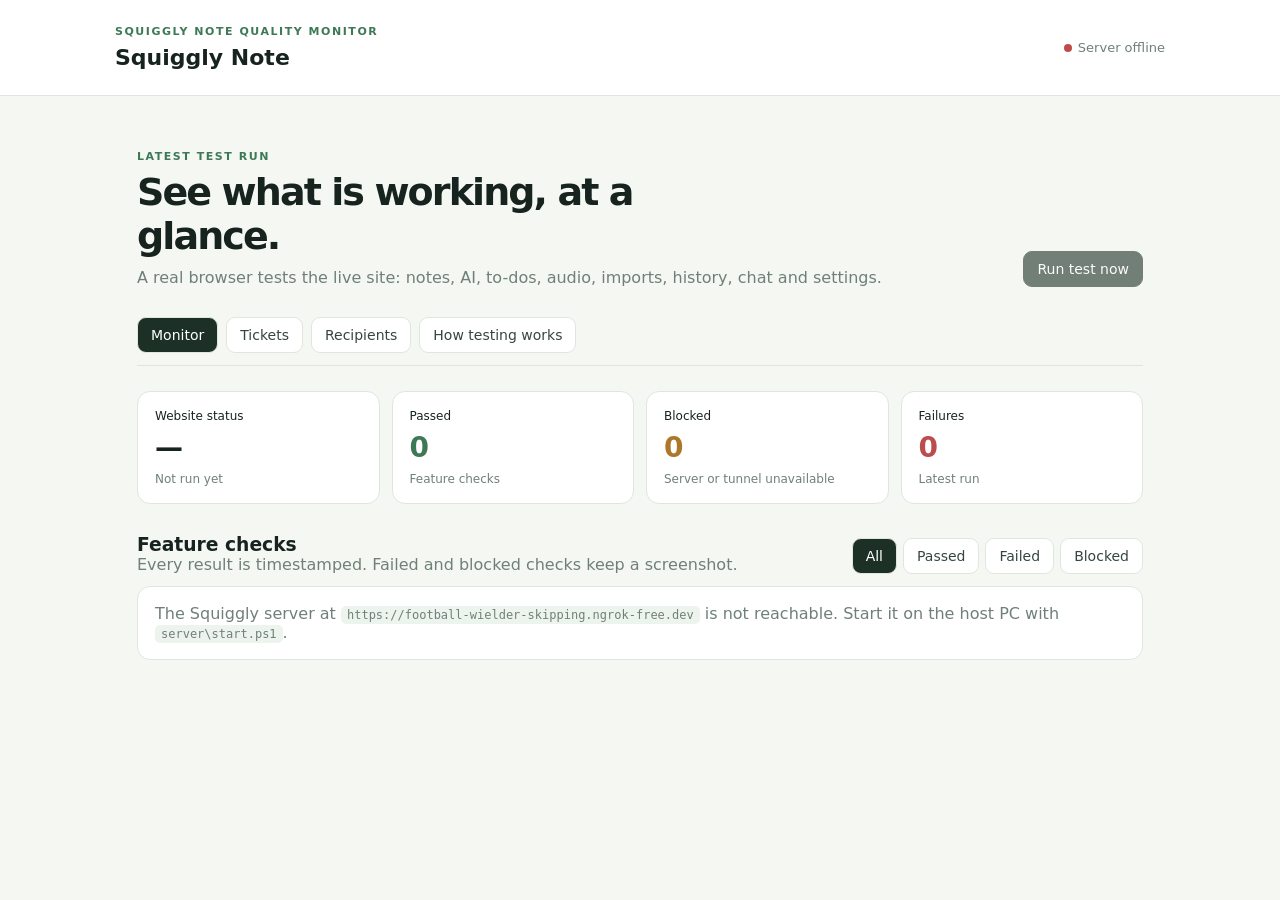
<file: index.html>
<!doctype html>
<html lang="en">
<head>
  <meta charset="utf-8">
  <meta name="viewport" content="width=device-width,initial-scale=1">
  <title>Squiggly Note Monitor</title>
  <link rel="stylesheet" href="style.css">
</head>
<body>
<header class="top">
  <div>
    <p class="eyebrow">SQUIGGLY NOTE QUALITY MONITOR</p>
    <h1>Squiggly Note</h1>
  </div>
  <span class="online" id="serverState"><i></i>Connecting…</span>
</header>

<main>
  <section class="hero">
    <div>
      <p class="eyebrow">LATEST TEST RUN</p>
      <h2>See what is working, at a glance.</h2>
      <p class="muted">A real browser tests the live site: notes, AI, to-dos, audio, imports, history, chat and settings.</p>
    </div>
    <button class="primary" id="runNow" disabled>Run test now</button>
  </section>

  <nav class="tabs">
    <button class="active" data-tab="monitor">Monitor</button>
    <button data-tab="tickets">Tickets</button>
    <button data-tab="settings">Recipients</button>
    <button data-tab="how">How testing works</button>
  </nav>

  <section id="monitor" class="panel">
    <div class="stats">
      <div class="card"><span>Website status</span><strong id="siteStatus">—</strong><small id="lastRun">Not run yet</small></div>
      <div class="card"><span>Passed</span><strong class="green" id="passed">0</strong><small>Feature checks</small></div>
      <div class="card"><span>Blocked</span><strong class="amber" id="blocked">0</strong><small>Server or tunnel unavailable</small></div>
      <div class="card"><span>Failures</span><strong class="red" id="failed">0</strong><small id="nextRun">Latest run</small></div>
    </div>
    <div class="section-head">
      <div>
        <h3>Feature checks</h3>
        <p class="muted">Every result is timestamped. Failed and blocked checks keep a screenshot.</p>
      </div>
      <div class="filters">
        <button class="active" data-filter="all">All</button>
        <button data-filter="PASS">Passed</button>
        <button data-filter="FAIL">Failed</button>
        <button data-filter="BLOCKED">Blocked</button>
      </div>
    </div>
    <div id="checks"></div>
  </section>

  <section id="tickets" class="panel hidden">
    <div class="section-head">
      <div>
        <h3>Community tickets</h3>
        <p class="muted">Anyone can submit a problem; anyone can mark it resolved. <a href="public-tickets.html" target="_blank" rel="noopener">Prefer GitHub Issues?</a></p>
      </div>
    </div>
    <form class="card form-row" id="ticketForm">
      <input id="ticketTitle" required minlength="3" maxlength="200" placeholder="What went wrong? (no passwords or API keys)">
      <input id="ticketBy" maxlength="60" placeholder="Your name (optional)">
      <button class="primary" type="submit">Submit ticket</button>
    </form>
    <div id="ticketList"></div>
  </section>

  <section id="settings" class="panel hidden">
    <div class="section-head">
      <div>
        <h3>Email recipients</h3>
        <p class="muted">These addresses get an email whenever a test run has failures. Click an address to remove it.</p>
      </div>
    </div>
    <form class="card form-row" id="keyForm" hidden>
      <input id="adminKey" type="password" autocomplete="off" required placeholder="Admin key (printed by the server when it starts)">
      <button class="primary" type="submit">Unlock</button>
    </form>
    <div id="recipientPanel" hidden>
      <form class="card form-row" id="emailForm">
        <input id="newEmail" type="email" required placeholder="name@gmail.com">
        <button class="primary" type="submit">Add email</button>
        <button type="button" id="testEmail">Send test email</button>
        <button type="button" id="lock">Lock</button>
      </form>
      <p class="muted" id="emailState"></p>
      <div class="card"><div class="recipient-list" id="recipients"></div></div>
    </div>
  </section>

  <section id="how" class="panel hidden">
    <h3>How testing works</h3>
    <p class="muted">Every two hours, or when you press Run test now, the Squiggly server opens the live site in a private headless Chrome window and uses it like a person would.</p>
    <div class="howgrid">
      <div class="howbox"><strong>01</strong><h4>Reachability</h4><p>Loads the site, confirms every file downloads and no script crashes.</p></div>
      <div class="howbox"><strong>02</strong><h4>Feature flows</h4><p>Creates, formats, imports, exports, restores and deletes notes, tasks, chats and recordings.</p></div>
      <div class="howbox"><strong>03</strong><h4>AI end to end</h4><p>Asks SquigglyBot, shortens text, reads aloud with Kokoro and transcribes a real spoken recording with Whisper.</p></div>
      <div class="howbox"><strong>04</strong><h4>Safety</h4><p>Uses a throwaway browser profile, so it never sees or changes anyone's real notes, and never enters secrets.</p></div>
    </div>
    <p class="muted server-line">Server: <code id="apiUrl"></code> · <button type="button" id="changeApi">Change</button></p>
  </section>
</main>

<dialog id="evidenceDialog">
  <div class="evidence-head"><strong id="evidenceTitle">Screenshot</strong><button type="button" id="closeEvidence">Close</button></div>
  <img id="evidenceImage" alt="Screenshot of the page when the check finished">
</dialog>
<div class="toast" id="toast"></div>
<script src="app.js"></script>
</body>
</html>
</file>
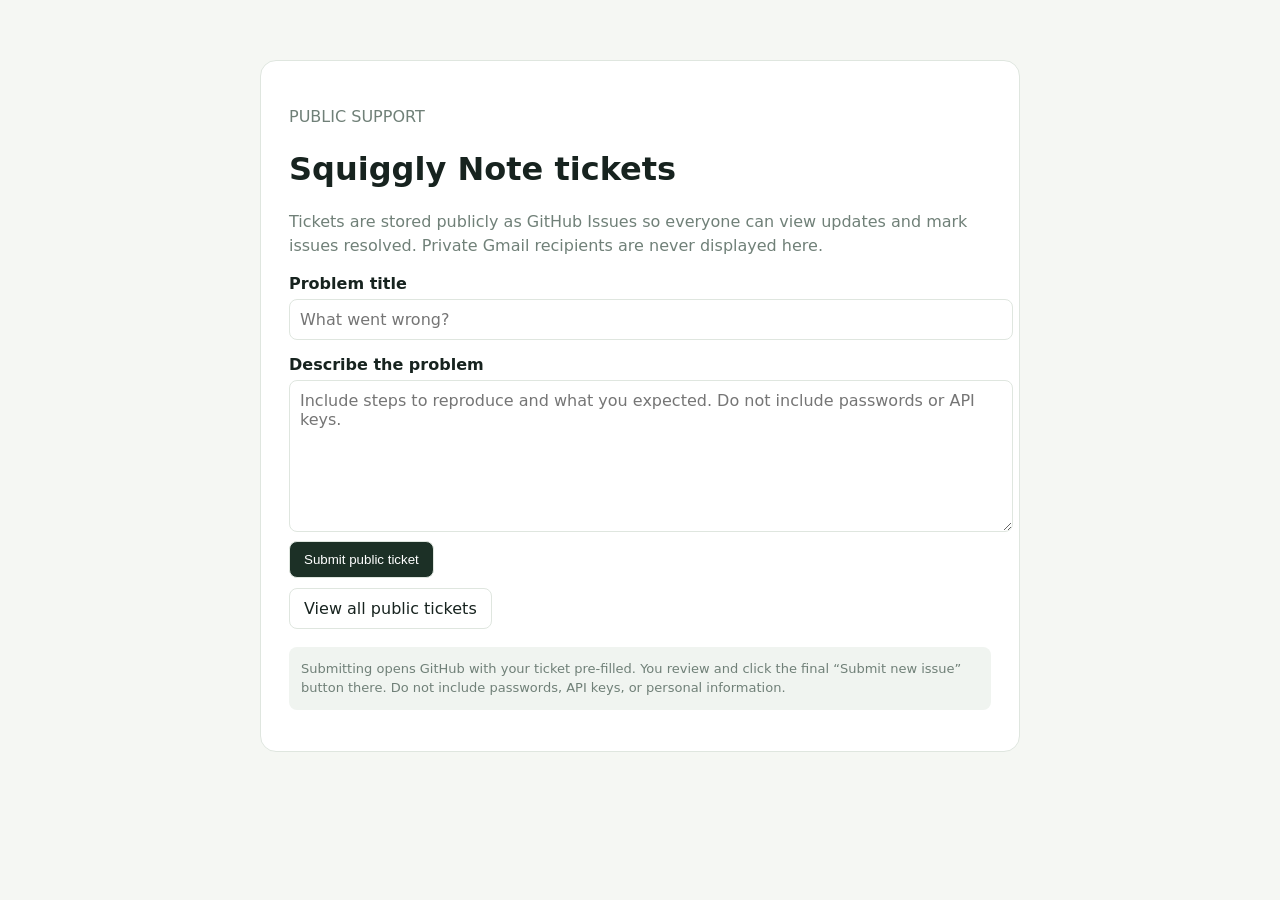
<file: public-tickets.html>
<!doctype html>
<html lang="en">
<meta charset="utf-8">
<meta name="viewport" content="width=device-width,initial-scale=1">
<title>Squiggly Note Public Tickets</title>
<style>
body{font:16px system-ui;max-width:760px;margin:60px auto;padding:0 20px;color:#17231f;background:#f5f7f3}main{background:#fff;padding:28px;border:1px solid #dfe6df;border-radius:16px}a,button{display:inline-block;padding:10px 14px;border-radius:8px;text-decoration:none;border:1px solid #dfe6df;background:#fff;color:#17231f;margin:5px 5px 5px 0;cursor:pointer}.primary{background:#1c3026;color:#fff}p{color:#708078;line-height:1.5}label{display:block;margin-top:15px;font-weight:650}input,textarea{width:100%;padding:10px;margin-top:6px;border:1px solid #dfe6df;border-radius:8px;font:inherit}textarea{min-height:130px;resize:vertical}.note{font-size:13px;background:#f0f4f0;padding:12px;border-radius:8px}
</style>
<main>
<p>PUBLIC SUPPORT</p>
<h1>Squiggly Note tickets</h1>
<p>Tickets are stored publicly as GitHub Issues so everyone can view updates and mark issues resolved. Private Gmail recipients are never displayed here.</p>
<form id="ticketForm"><label for="ticketTitle">Problem title</label><input id="ticketTitle" required maxlength="120" placeholder="What went wrong?"><label for="ticketBody">Describe the problem</label><textarea id="ticketBody" required placeholder="Include steps to reproduce and what you expected. Do not include passwords or API keys."></textarea><button class="primary" type="submit">Submit public ticket</button></form>
<a href="https://github.com/atreyap31-cell/Squigglynote-tester/issues" target="_blank" rel="noopener">View all public tickets</a>
<p class="note">Submitting opens GitHub with your ticket pre-filled. You review and click the final “Submit new issue” button there. Do not include passwords, API keys, or personal information.</p>
</main>
<script>document.querySelector('#ticketForm').onsubmit=e=>{e.preventDefault();const title=document.querySelector('#ticketTitle').value.trim(),body=document.querySelector('#ticketBody').value.trim();const url='https://github.com/atreyap31-cell/Squigglynote-tester/issues/new?title='+encodeURIComponent(title)+'&body='+encodeURIComponent(body);window.open(url,'_blank','noopener');};</script>
</file>
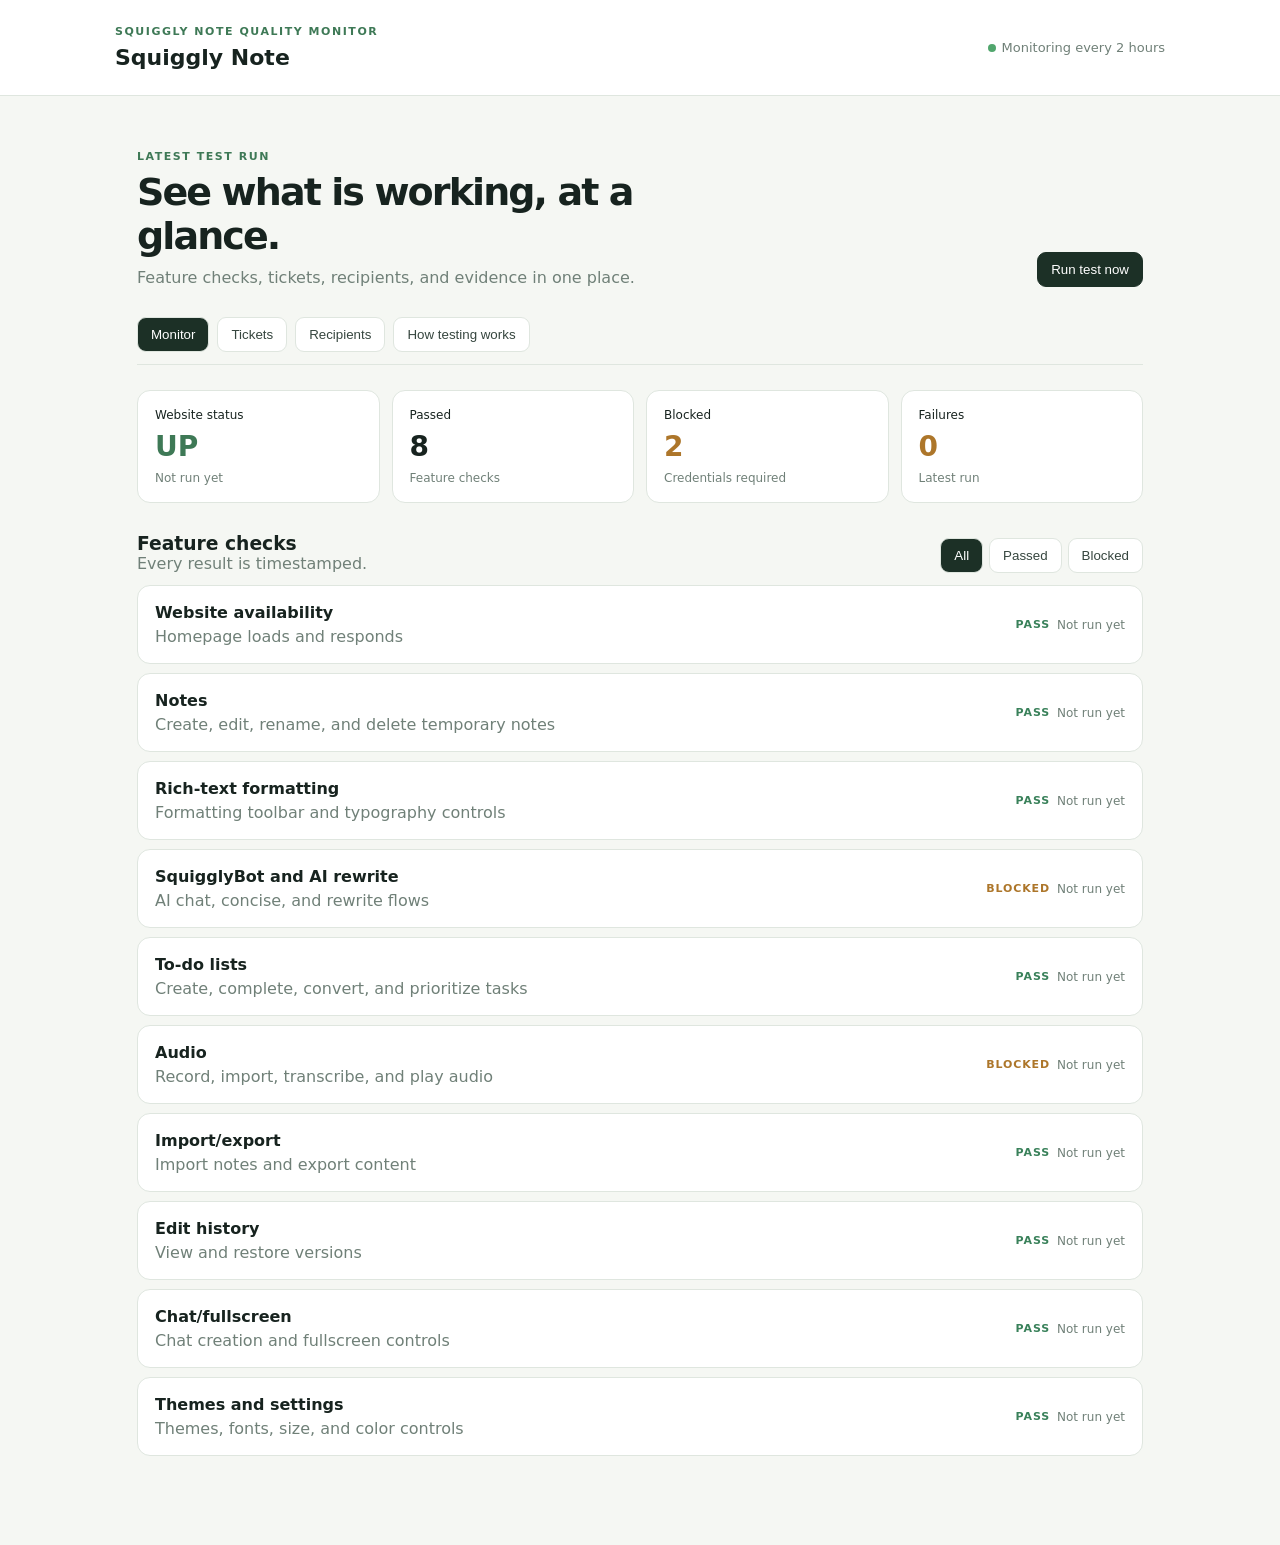
<file: squigglynote-updated.html>
<!doctype html>
<html lang="en">
<head>
<meta charset="utf-8"><meta name="viewport" content="width=device-width,initial-scale=1">
<title>Squiggly Note Monitor</title>
<style>
:root{font-family:Inter,system-ui,sans-serif;color:#17231f;background:#f5f7f3;--line:#dfe6df;--muted:#708078;--green:#3e7956}*{box-sizing:border-box}body{margin:0}.top{padding:25px max(22px,calc((100% - 1050px)/2));background:white;border-bottom:1px solid var(--line);display:flex;justify-content:space-between;align-items:center}.eyebrow{font-size:11px;letter-spacing:.14em;color:var(--green);font-weight:800;margin:0 0 7px}h1,h2,h3,h4,p{margin:0}h1{font-size:22px}.online{font-size:13px;color:var(--muted)}.online i{display:inline-block;width:8px;height:8px;background:#51a66d;border-radius:50%;margin-right:6px}main{max-width:1050px;margin:auto;padding:34px 22px 80px}.hero{display:flex;justify-content:space-between;gap:20px;align-items:end;padding:20px 0 30px}.hero h2{font-size:38px;letter-spacing:-.05em;max-width:560px;margin-bottom:10px}.muted,small{color:var(--muted)}button{border:1px solid var(--line);background:#fff;border-radius:9px;padding:9px 13px;cursor:pointer;color:#36463f}button:hover{border-color:#9ab4a1}.primary{background:#1c3026;color:#fff;border-color:#1c3026}.tabs{display:flex;gap:8px;border-bottom:1px solid var(--line);padding-bottom:12px;margin-bottom:25px}.tabs button.active{background:#1c3026;color:#fff}.panel.hidden{display:none}.stats{display:grid;grid-template-columns:repeat(4,1fr);gap:12px;margin-bottom:30px}.card,.row,.ticket,.howbox{background:#fff;border:1px solid var(--line);border-radius:13px;padding:17px}.card span,.card small{display:block;font-size:12px}.card strong{font-size:28px;display:block;margin:8px 0}.green{color:var(--green)}.amber{color:#ad762a}.section-head{display:flex;justify-content:space-between;align-items:end;margin:24px 0 12px}.filters{display:flex;gap:6px}.filters .active{background:#1c3026;color:#fff}.row,.ticket{display:flex;justify-content:space-between;align-items:center;gap:20px;margin:9px 0}.row h4,.ticket h4{margin-bottom:5px}.status,.ticket-status{font-size:11px;font-weight:800;letter-spacing:.08em}.PASS,.resolved{color:#39815a}.BLOCKED,.investigating{color:#ad762a}.FAIL,.open{color:#bd4c4c}.time{font-size:12px;color:var(--muted);white-space:nowrap}.actions{display:flex;gap:7px;align-items:center}.recipient-list{display:flex;gap:8px;flex-wrap:wrap;align-items:center}.chip{background:#edf3ed;border-radius:999px;padding:8px 11px;font-size:12px;cursor:pointer}.howgrid{display:grid;grid-template-columns:repeat(4,1fr);gap:12px;margin-top:18px}.howbox strong{color:var(--green);font-size:20px}.howbox h4{margin:10px 0 5px}.howbox p{font-size:13px;color:var(--muted);line-height:1.5}.toast{position:fixed;right:20px;bottom:20px;background:#1c3026;color:white;padding:12px 15px;border-radius:9px;display:none}@media(max-width:700px){.top,.hero{align-items:flex-start;flex-direction:column}.stats,.howgrid{grid-template-columns:repeat(2,1fr)}.row,.ticket{align-items:flex-start;flex-direction:column}.time{white-space:normal}}
</style>
</head>
<body>
<header class="top"><div><p class="eyebrow">SQUIGGLY NOTE QUALITY MONITOR</p><h1>Squiggly Note</h1></div><span class="online"><i></i>Monitoring every 2 hours</span></header>
<main>
<section class="hero"><div><p class="eyebrow">LATEST TEST RUN</p><h2>See what is working, at a glance.</h2><p class="muted">Feature checks, tickets, recipients, and evidence in one place.</p></div><button class="primary" id="runNow">Run test now</button></section>
<nav class="tabs"><button class="active" data-tab="monitor">Monitor</button><button data-tab="tickets">Tickets</button><button data-tab="settings">Recipients</button><button data-tab="how">How testing works</button></nav>
<section id="monitor" class="panel"><div class="stats"><div class="card"><span>Website status</span><strong class="green" id="siteStatus">UP</strong><small id="lastRun">Not run yet</small></div><div class="card"><span>Passed</span><strong id="passed">8</strong><small>Feature checks</small></div><div class="card"><span>Blocked</span><strong class="amber" id="blocked">2</strong><small>Credentials required</small></div><div class="card"><span>Failures</span><strong class="amber" id="failed">0</strong><small>Latest run</small></div></div><div class="section-head"><div><h3>Feature checks</h3><p class="muted">Every result is timestamped.</p></div><div class="filters"><button class="active" data-filter="all">All</button><button data-filter="PASS">Passed</button><button data-filter="BLOCKED">Blocked</button></div></div><div id="checks"></div></section>
<section id="tickets" class="panel hidden"><div class="section-head"><div><h3>Community tickets</h3><p class="muted">Anyone can submit a problem; anyone can mark it resolved.</p></div><button class="primary" id="newTicket">Submit ticket</button></div><div id="ticketList"></div></section>
<section id="settings" class="panel hidden"><div class="section-head"><div><h3>Gmail recipients</h3><p class="muted">Click an address to remove it. The list is saved in this browser.</p></div><button class="primary" id="addEmail">Add email</button></div><div class="card"><div class="recipient-list" id="recipients"></div></div></section>
<section id="how" class="panel hidden"><h3>How testing works</h3><p class="muted">Every two hours, the monitor checks the live site with temporary content and records evidence.</p><div class="howgrid"><div class="howbox"><strong>01</strong><h4>Reachability</h4><p>Confirms the website loads and its main controls appear.</p></div><div class="howbox"><strong>02</strong><h4>Feature flows</h4><p>Checks notes, AI, to-dos, audio, imports, history, chat, and settings.</p></div><div class="howbox"><strong>03</strong><h4>Evidence</h4><p>Records PASS, FAIL, BLOCKED, timestamps, and likely causes.</p></div><div class="howbox"><strong>04</strong><h4>Safety</h4><p>Never enters secrets, sends messages, or permanently deletes data.</p></div></div></section>
</main><div class="toast" id="toast"></div>
<script>
const base=[['Website availability','Homepage loads and responds','PASS'],['Notes','Create, edit, rename, and delete temporary notes','PASS'],['Rich-text formatting','Formatting toolbar and typography controls','PASS'],['SquigglyBot and AI rewrite','AI chat, concise, and rewrite flows','BLOCKED'],['To-do lists','Create, complete, convert, and prioritize tasks','PASS'],['Audio','Record, import, transcribe, and play audio','BLOCKED'],['Import/export','Import notes and export content','PASS'],['Edit history','View and restore versions','PASS'],['Chat/fullscreen','Chat creation and fullscreen controls','PASS'],['Themes and settings','Themes, fonts, size, and color controls','PASS']];let checks=base.map(x=>({...{name:x[0],detail:x[1],status:x[2]},time:'Not run yet'}));let emails=JSON.parse(localStorage.getItem('sqEmails')||'["atreya.a.p@gmail.com"]');let tickets=JSON.parse(localStorage.getItem('sqTickets')||'[]');const $=s=>document.querySelector(s), now=()=>new Date().toLocaleString();function showToast(t){$('#toast').textContent=t;$('#toast').style.display='block';setTimeout(()=>$('#toast').style.display='none',2200)}function renderChecks(filter='all'){let rows=checks.filter(x=>filter==='all'||x.status===filter);$('#checks').innerHTML=rows.map(x=>'<div class="row"><div><h4>'+x.name+'</h4><p class="muted">'+x.detail+'</p></div><div class="actions"><span class="status '+x.status+'">'+x.status+'</span><span class="time">'+x.time+'</span></div></div>').join('')}function renderEmails(){$('#recipients').innerHTML=emails.map((e,i)=>'<span class="chip" title="Click to remove" data-i="'+i+'">'+e+' ×</span>').join('')||'<span class="muted">No recipients added.</span>';document.querySelectorAll('.chip').forEach(c=>c.onclick=()=>{emails.splice(+c.dataset.i,1);localStorage.setItem('sqEmails',JSON.stringify(emails));renderEmails()})}function renderTickets(){$('#ticketList').innerHTML=tickets.length?tickets.map((t,i)=>'<div class="ticket"><div><small>'+t.id+' · '+t.time+'</small><h4>'+t.title+'</h4><p class="muted">Reported by '+t.by+'</p></div><div class="actions"><span class="ticket-status '+t.status.toLowerCase()+'">'+t.status+'</span>'+(t.status!=='Resolved'?'<button onclick="resolveTicket('+i+')">Mark resolved</button>':'')+'</div></div>').join(''):'<div class="card"><p class="muted">No tickets yet.</p></div>'}function resolveTicket(i){tickets[i].status='Resolved';localStorage.setItem('sqTickets',JSON.stringify(tickets));renderTickets();showToast('Ticket marked resolved')}$('#runNow').onclick=()=>{checks.forEach(x=>x.time=now());$('#lastRun').textContent=now();renderChecks();showToast('Test completed')};$('#addEmail').onclick=()=>{let e=prompt('Enter a Gmail or email address');if(e&&/^[^\s@]+@[^\s@]+\.[^\s@]+$/.test(e.trim())){if(!emails.includes(e.trim()))emails.push(e.trim());localStorage.setItem('sqEmails',JSON.stringify(emails));renderEmails()}else if(e)alert('Please enter a valid email address.')};$('#newTicket').onclick=()=>{let t=prompt('Describe the problem');if(t){tickets.unshift({id:'T-'+(100+tickets.length+1),title:t,by:'Guest',status:'Open',time:now()});localStorage.setItem('sqTickets',JSON.stringify(tickets));renderTickets();showToast('Ticket submitted')}};document.querySelectorAll('[data-tab]').forEach(b=>b.onclick=()=>{document.querySelectorAll('.tabs button').forEach(x=>x.classList.remove('active'));b.classList.add('active');document.querySelectorAll('.panel').forEach(x=>x.classList.add('hidden'));$('#'+b.dataset.tab).classList.remove('hidden')});document.querySelectorAll('[data-filter]').forEach(b=>b.onclick=()=>{document.querySelectorAll('[data-filter]').forEach(x=>x.classList.remove('active'));b.classList.add('active');renderChecks(b.dataset.filter)});renderChecks();renderEmails();renderTickets();
</script></body></html>
</file>
<file: style.css>
:root {
  font-family: Inter, system-ui, sans-serif;
  color: #17231f;
  background: #f5f7f3;
  --line: #dfe6df;
  --muted: #708078;
  --green: #3e7956;
  --red: #bd4c4c;
  --amber: #ad762a;
}
* { box-sizing: border-box; }
body { margin: 0; }
h1, h2, h3, h4, p { margin: 0; }
a { color: var(--green); }
code { font: 12px ui-monospace, monospace; background: #edf3ed; padding: 2px 6px; border-radius: 5px; }

.top {
  padding: 25px max(22px, calc((100% - 1050px) / 2));
  background: white;
  border-bottom: 1px solid var(--line);
  display: flex;
  justify-content: space-between;
  align-items: center;
}
.eyebrow { font-size: 11px; letter-spacing: .14em; color: var(--green); font-weight: 800; margin: 0 0 7px; }
h1 { font-size: 22px; }
.online { font-size: 13px; color: var(--muted); }
.online i { display: inline-block; width: 8px; height: 8px; background: #b8c2bc; border-radius: 50%; margin-right: 6px; }
.online.up i { background: #51a66d; }
.online.down i { background: var(--red); }
.online.running i { background: var(--amber); animation: pulse 1s infinite alternate; }
@keyframes pulse { to { opacity: .3; } }

main { max-width: 1050px; margin: auto; padding: 34px 22px 80px; }
.hero { display: flex; justify-content: space-between; gap: 20px; align-items: end; padding: 20px 0 30px; }
.hero h2 { font-size: 38px; letter-spacing: -.05em; max-width: 560px; margin-bottom: 10px; }
.muted, small { color: var(--muted); }

button {
  border: 1px solid var(--line);
  background: #fff;
  border-radius: 9px;
  padding: 9px 13px;
  cursor: pointer;
  color: #36463f;
  font: inherit;
  font-size: 14px;
}
button:hover { border-color: #9ab4a1; }
button:disabled { opacity: .6; cursor: default; }
.primary { background: #1c3026; color: #fff; border-color: #1c3026; }
input { font: inherit; font-size: 14px; border: 1px solid var(--line); border-radius: 9px; padding: 9px 11px; min-width: 0; }

.tabs { display: flex; gap: 8px; border-bottom: 1px solid var(--line); padding-bottom: 12px; margin-bottom: 25px; flex-wrap: wrap; }
.tabs button.active { background: #1c3026; color: #fff; }
.panel.hidden { display: none; }

.stats { display: grid; grid-template-columns: repeat(4, 1fr); gap: 12px; margin-bottom: 30px; }
.card, .row, .ticket, .howbox { background: #fff; border: 1px solid var(--line); border-radius: 13px; padding: 17px; }
.card span, .card small { display: block; font-size: 12px; }
.card strong { font-size: 28px; display: block; margin: 8px 0; }
.green { color: var(--green); }
.amber { color: var(--amber); }
.red { color: var(--red); }

.section-head { display: flex; justify-content: space-between; align-items: end; gap: 12px; margin: 24px 0 12px; flex-wrap: wrap; }
.filters { display: flex; gap: 6px; flex-wrap: wrap; }
.filters .active { background: #1c3026; color: #fff; }

.row, .ticket { display: flex; justify-content: space-between; align-items: center; gap: 20px; margin: 9px 0; }
.row h4, .ticket h4 { margin-bottom: 5px; }
.row .message { margin-top: 4px; font-size: 13px; color: #36463f; overflow-wrap: anywhere; }
.status, .ticket-status { font-size: 11px; font-weight: 800; letter-spacing: .08em; }
.PASS, .resolved { color: #39815a; }
.BLOCKED, .investigating { color: var(--amber); }
.FAIL, .open { color: var(--red); }
.RUNNING { color: var(--amber); }
.PENDING { color: var(--muted); }
.time { font-size: 12px; color: var(--muted); white-space: nowrap; }
.actions { display: flex; gap: 7px; align-items: center; }
.actions button { padding: 5px 9px; font-size: 12px; }

.form-row { display: flex; gap: 8px; align-items: center; flex-wrap: wrap; margin-bottom: 12px; }
.form-row input { flex: 1 1 220px; }
.recipient-list { display: flex; gap: 8px; flex-wrap: wrap; align-items: center; }
.chip { background: #edf3ed; border-radius: 999px; padding: 8px 11px; font-size: 12px; cursor: pointer; border: 0; }
#emailState { margin: 4px 0 12px; font-size: 13px; }

.howgrid { display: grid; grid-template-columns: repeat(4, 1fr); gap: 12px; margin-top: 18px; }
.howbox strong { color: var(--green); font-size: 20px; }
.howbox h4 { margin: 10px 0 5px; }
.howbox p { font-size: 13px; color: var(--muted); line-height: 1.5; }
.server-line { margin-top: 24px; font-size: 13px; }
.server-line button { padding: 3px 8px; font-size: 12px; }

#evidenceDialog { width: min(1000px, calc(100% - 24px)); padding: 0; border: 1px solid var(--line); border-radius: 13px; }
#evidenceDialog::backdrop { background: #0008; }
.evidence-head { display: flex; justify-content: space-between; align-items: center; padding: 10px 14px; border-bottom: 1px solid var(--line); }
#evidenceImage { display: block; width: 100%; }

.toast { position: fixed; right: 20px; bottom: 20px; background: #1c3026; color: white; padding: 12px 15px; border-radius: 9px; display: none; max-width: calc(100% - 40px); }

@media (max-width: 700px) {
  .top, .hero { align-items: flex-start; flex-direction: column; }
  .stats, .howgrid { grid-template-columns: repeat(2, 1fr); }
  .row, .ticket { align-items: flex-start; flex-direction: column; }
  .time { white-space: normal; }
}
</file>
